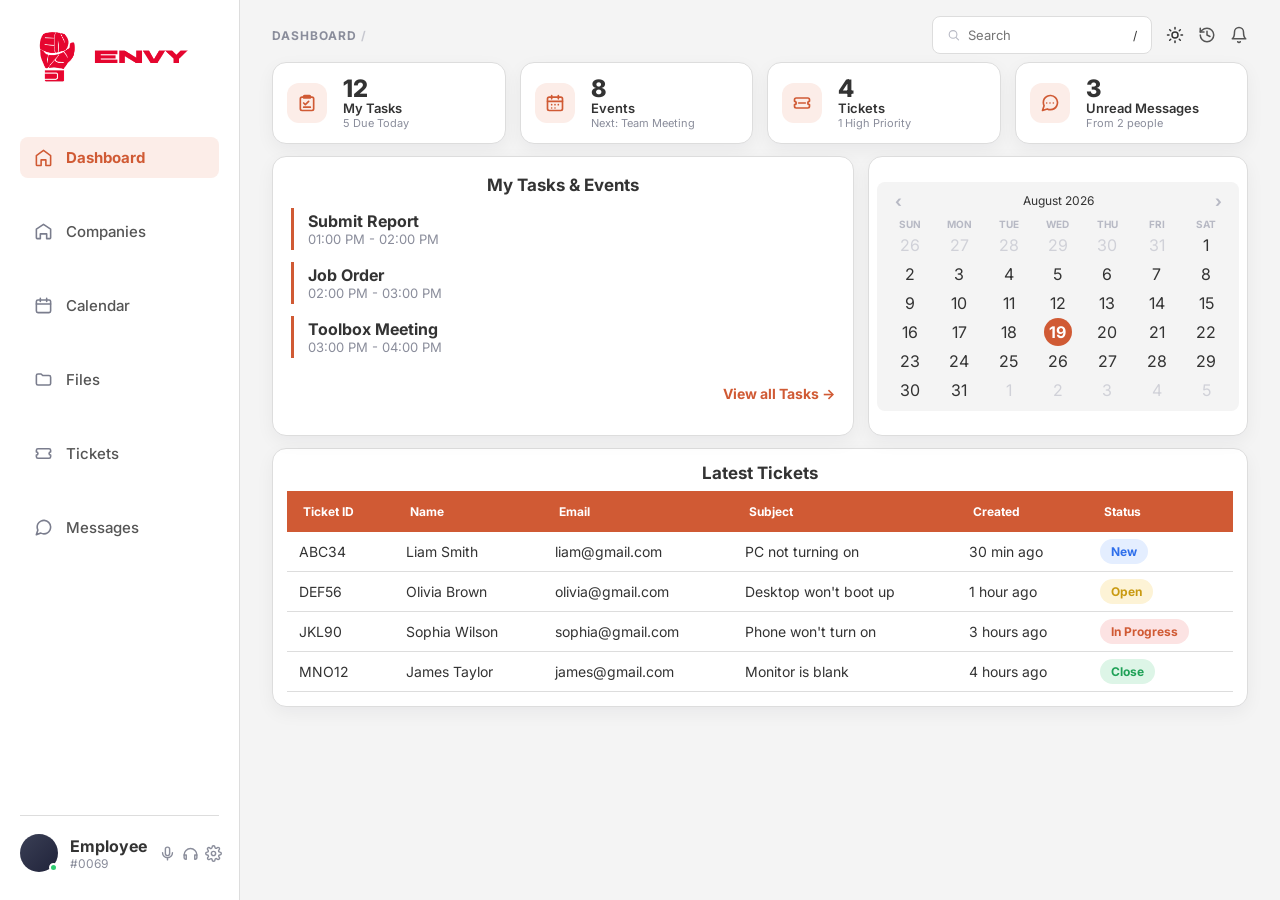
<file: HTML/Employee/index.html>
<!DOCTYPE html>
<html lang="en">
<head>
<meta charset="UTF-8">
<meta name="viewport" content="width=device-width, initial-scale=1.0">
<title>ENVY Dashboard</title>
<link rel="preconnect" href="https://fonts.googleapis.com">
<link rel="preconnect" href="https://fonts.gstatic.com" crossorigin>
<link href="https://fonts.googleapis.com/css2?family=Inter:wght@400;500;600;700;800;900&display=swap" rel="stylesheet">
<link rel="stylesheet" href="../../CSS/style.css">
</head>
<body>
<div class="app">

  <!-- SIDEBAR -->
  <aside class="sidebar" id="sidebar">
    <div class="logo">
      <img src="../../assets/Logo.png" alt="ENVY">
    </div>
    <nav id="nav">
      <a class="nav-item active" data-page="Dashboard">
        <svg viewBox="0 0 24 24" fill="none" stroke-width="2" stroke-linecap="round" stroke-linejoin="round"><path d="M3 9.5 12 3l9 6.5V21a1 1 0 0 1-1 1h-5v-7H9v7H4a1 1 0 0 1-1-1Z"/></svg>
        Dashboard
      </a>
      <a class="nav-item" data-page="Companies">
        <svg viewBox="0 0 24 24" fill="none" stroke-width="2" stroke-linecap="round" stroke-linejoin="round"><path d="M3 9 12 3l9 6v11a1 1 0 0 1-1 1h-4v-6H8v6H4a1 1 0 0 1-1-1Z"/></svg>
        Companies
      </a>
      <a class="nav-item" data-page="Calendar">
        <svg viewBox="0 0 24 24" fill="none" stroke-width="2" stroke-linecap="round" stroke-linejoin="round"><rect x="3" y="5" width="18" height="16" rx="2"/><path d="M3 10h18M8 3v4M16 3v4"/></svg>
        Calendar
      </a>
      <a class="nav-item" data-page="Files">
        <svg viewBox="0 0 24 24" fill="none" stroke-width="2" stroke-linecap="round" stroke-linejoin="round"><path d="M3 7a2 2 0 0 1 2-2h4l2 2h8a2 2 0 0 1 2 2v8a2 2 0 0 1-2 2H5a2 2 0 0 1-2-2Z"/></svg>
        Files
      </a>
      <a class="nav-item" data-page="Tickets">
        <svg viewBox="0 0 24 24" fill="none" stroke-width="2" stroke-linecap="round" stroke-linejoin="round"><path d="M3 8a2 2 0 0 1 2-2h14a2 2 0 0 1 2 2v2a2 2 0 0 0 0 4v2a2 2 0 0 1-2 2H5a2 2 0 0 1-2-2v-2a2 2 0 0 0 0-4Z"/></svg>
        Tickets
      </a>
      <a class="nav-item" data-page="Messages">
        <svg viewBox="0 0 24 24" fill="none" stroke-width="2" stroke-linecap="round" stroke-linejoin="round"><path d="M21 11.5a8.38 8.38 0 0 1-.9 3.8 8.5 8.5 0 0 1-7.6 4.7 8.38 8.38 0 0 1-3.8-.9L3 21l1.9-5.7a8.38 8.38 0 0 1-.9-3.8 8.5 8.5 0 0 1 4.7-7.6 8.38 8.38 0 0 1 3.8-.9h.5a8.48 8.48 0 0 1 8 8v.5Z"/></svg>
        Messages
      </a>
    </nav>
    <div class="user-card">
      <div class="avatar" id="myAvatar"><span class="status-dot"></span></div>
      <div class="user-meta">
        <div class="name">Employee</div>
        <div class="id">#0069</div>
      </div>
      <div class="user-icons">
        <svg viewBox="0 0 24 24" fill="none" stroke-width="2" stroke-linecap="round" stroke-linejoin="round"><path d="M12 15a3 3 0 0 0 3-3V6a3 3 0 0 0-6 0v6a3 3 0 0 0 3 3Z"/><path d="M19 11a7 7 0 0 1-14 0M12 18v3"/></svg>
        <svg viewBox="0 0 24 24" fill="none" stroke-width="2" stroke-linecap="round" stroke-linejoin="round"><path d="M3 14a9 9 0 0 1 18 0"/><path d="M21 14v4a2 2 0 0 1-2 2h-1v-6h3ZM3 14v4a2 2 0 0 0 2 2h1v-6H3Z"/></svg>
        <svg viewBox="0 0 24 24" fill="none" stroke-width="2" stroke-linecap="round" stroke-linejoin="round"><circle cx="12" cy="12" r="3"/><path d="M19.4 15a1.6 1.6 0 0 0 .3 1.8l.1.1a2 2 0 1 1-2.8 2.8l-.1-.1a1.6 1.6 0 0 0-1.8-.3 1.6 1.6 0 0 0-1 1.5V21a2 2 0 0 1-4 0v-.1a1.6 1.6 0 0 0-1-1.5 1.6 1.6 0 0 0-1.8.3l-.1.1a2 2 0 1 1-2.8-2.8l.1-.1a1.6 1.6 0 0 0 .3-1.8 1.6 1.6 0 0 0-1.5-1H3a2 2 0 0 1 0-4h.1a1.6 1.6 0 0 0 1.5-1 1.6 1.6 0 0 0-.3-1.8l-.1-.1a2 2 0 1 1 2.8-2.8l.1.1a1.6 1.6 0 0 0 1.8.3H9a1.6 1.6 0 0 0 1-1.5V3a2 2 0 0 1 4 0v.1a1.6 1.6 0 0 0 1 1.5 1.6 1.6 0 0 0 1.8-.3l.1-.1a2 2 0 1 1 2.8 2.8l-.1.1a1.6 1.6 0 0 0-.3 1.8V9a1.6 1.6 0 0 0 1.5 1H21a2 2 0 0 1 0 4h-.1a1.6 1.6 0 0 0-1.5 1Z"/></svg>
      </div>
    </div>
  </aside>

  <div class="sidebar-backdrop" id="sidebarBackdrop"></div>
  <div class="mobile-profile" aria-label="Current user">
    <div class="avatar"><span class="status-dot"></span></div>
    <div class="user-meta">
      <div class="name">Employee</div>
      <div class="id">#0069</div>
    </div>
    <div class="user-icons">
      <svg viewBox="0 0 24 24" fill="none" stroke="currentColor" stroke-width="2" stroke-linecap="round" stroke-linejoin="round"><path d="M12 15a3 3 0 0 0 3-3V6a3 3 0 0 0-6 0v6a3 3 0 0 0 3 3Z"/><path d="M19 11a7 7 0 0 1-14 0M12 18v3"/></svg>
      <svg viewBox="0 0 24 24" fill="none" stroke="currentColor" stroke-width="2" stroke-linecap="round" stroke-linejoin="round"><path d="M3 14a9 9 0 0 1 18 0"/><path d="M21 14v4a2 2 0 0 1-2 2h-1v-6h3ZM3 14v4a2 2 0 0 0 2 2h1v-6H3Z"/></svg>
      <svg viewBox="0 0 24 24" fill="none" stroke="currentColor" stroke-width="2" stroke-linecap="round" stroke-linejoin="round"><circle cx="12" cy="12" r="3"/><path d="M19.4 15a1.6 1.6 0 0 0 .3 1.8l.1.1a2 2 0 1 1-2.8 2.8l-.1-.1a1.6 1.6 0 0 0-1.8-.3 1.6 1.6 0 0 0-1 1.5V21a2 2 0 0 1-4 0v-.1a1.6 1.6 0 0 0-1-1.5 1.6 1.6 0 0 0-1.8.3l-.1.1a2 2 0 1 1-2.8-2.8l.1-.1a1.6 1.6 0 0 0 .3-1.8 1.6 1.6 0 0 0-1.5-1H3a2 2 0 0 1 0-4h.1a1.6 1.6 0 0 0 1.5-1 1.6 1.6 0 0 0-.3-1.8l-.1-.1a2 2 0 1 1 2.8-2.8l.1.1a1.6 1.6 0 0 0 1.8.3H9a1.6 1.6 0 0 0 1-1.5V3a2 2 0 0 1 4 0v.1a1.6 1.6 0 0 0 1 1.5 1.6 1.6 0 0 0 1.8-.3l.1-.1a2 2 0 1 1 2.8 2.8l-.1.1a1.6 1.6 0 0 0-.3 1.8V9a1.6 1.6 0 0 0 1.5 1H21a2 2 0 0 1 0 4h-.1a1.6 1.6 0 0 0-1.5 1Z"/></svg>
    </div>
  </div>

  <!-- MAIN -->
  <main>
    <div class="topbar">
      <button class="mobile-menu-toggle" id="mobileMenuToggle" aria-label="Open navigation" aria-controls="sidebar" aria-expanded="false">
        <svg viewBox="0 0 24 24" fill="none" stroke="currentColor" stroke-width="2" stroke-linecap="round"><path d="M4 6h16M4 12h16M4 18h16"/></svg>
      </button>
      <div class="breadcrumb" id="breadcrumb">DASHBOARD <span class="sep">/</span></div>
      <div class="top-actions">
        <div class="search">
          <svg viewBox="0 0 24 24" fill="none" stroke-width="2" stroke-linecap="round" stroke-linejoin="round"><circle cx="11" cy="11" r="7"/><path d="m21 21-4.3-4.3"/></svg>
          <input type="text" placeholder="Search" id="searchInput">
          <span class="kbd">/</span>
        </div>
        <button class="icon-btn theme-toggle" id="themeToggle" type="button" aria-label="Enable dark mode" title="Enable dark mode">
          <svg class="theme-sun" viewBox="0 0 24 24" fill="none" stroke="currentColor" stroke-width="2" stroke-linecap="round" stroke-linejoin="round"><circle cx="12" cy="12" r="4"/><path d="M12 2v2M12 20v2M4.9 4.9l1.4 1.4M17.7 17.7l1.4 1.4M2 12h2M20 12h2M4.9 19.1l1.4-1.4M17.7 6.3l1.4-1.4"/></svg>
          <svg class="theme-moon" hidden viewBox="0 0 24 24" fill="none" stroke="currentColor" stroke-width="2" stroke-linecap="round" stroke-linejoin="round"><path d="M21 12.8A8.5 8.5 0 1 1 11.2 3 6.5 6.5 0 0 0 21 12.8Z"/></svg>
        </button>
        <svg class="icon-btn" viewBox="0 0 24 24" fill="none" stroke-width="2" stroke-linecap="round" stroke-linejoin="round"><path d="M3 12a9 9 0 1 0 9-9 9.75 9.75 0 0 0-6.74 2.74L3 8"/><path d="M3 3v5h5M12 7v5l4 2"/></svg>
        <svg class="icon-btn" viewBox="0 0 24 24" fill="none" stroke-width="2" stroke-linecap="round" stroke-linejoin="round"><path d="M6 8a6 6 0 0 1 12 0c0 7 3 9 3 9H3s3-2 3-9"/><path d="M13.7 21a2 2 0 0 1-3.4 0"/></svg>
      </div>
    </div>

    <!-- DASHBOARD PAGE -->
    <div id="page-dashboard" class="page">
      <!-- STAT CARDS -->
      <div class="stats" id="statsRow"></div>

      <!-- TASKS + CALENDAR -->
      <div class="content-row">
        <div class="panel">
          <h2>My Tasks &amp; Events</h2>
          <div id="taskList"></div>
          <a class="view-all" href="#">View all Tasks →</a>
        </div>
        <div class="calendar-panel">
          <div class="cal-inner">
            <div class="cal-header">
              <button id="prevMonthMini">&#8249;</button>
              <span class="month" id="calMonthLabelMini">August 2026</span>
              <button id="nextMonthMini">&#8250;</button>
            </div>
            <div class="cal-grid" id="calGridMini"></div>
          </div>
        </div>
      </div>

      <!-- TICKETS -->
      <div class="panel tickets-panel">
        <h2>Latest Tickets</h2>
        <table>
          <thead>
            <tr><th>Ticket ID</th><th>Name</th><th>Email</th><th>Subject</th><th>Created</th><th>Status</th></tr>
          </thead>
          <tbody id="ticketBody"></tbody>
        </table>
      </div>
    </div>

    <!-- COMPANIES PAGE -->
    <div id="page-companies" class="page" style="display:none;">
      <div class="companies-grid" id="companiesGrid"></div>
    </div>

    <!-- COMPANY DETAIL PAGE (Discord-style channels) -->
    <div id="page-company-detail" class="page" style="display:none;">
      <div class="company-detail-shell">
        <div class="company-channel-sidebar">
          <div class="company-banner-card" id="companyBannerCard">
            <div class="company-banner-icon" id="companyBannerIcon"></div>
            <div class="company-banner-title" id="companyBannerTitle">CONSTRUCTION</div>
            <div class="company-banner-sub" id="companyBannerSub">COMPANY SLOGAN</div>
          </div>
          <div class="channel-browse">
            <svg viewBox="0 0 24 24" fill="none" stroke="currentColor" stroke-width="2" stroke-linecap="round" stroke-linejoin="round"><rect x="4" y="4" width="7" height="7" rx="1.5"/><rect x="13" y="4" width="7" height="7" rx="1.5"/><rect x="4" y="13" width="7" height="7" rx="1.5"/><rect x="13" y="13" width="7" height="7" rx="1.5"/></svg>
            Browse Channels
          </div>
          <div class="channel-groups" id="channelGroups"></div>
        </div>

        <div class="company-channel-main">
          <div class="channel-header">
            <div class="channel-header-hash">#</div>
            <h2>Welcome to #<span class="channel-name-slot">departments</span>!</h2>
            <p>This is the start of the #<span class="channel-name-slot">departments</span> channel. This is where your team can find shared resources, updates, and conversations organized by topic.</p>
          </div>
          <div class="channel-messages" id="channelMessages"></div>
          <div class="channel-input-row">
            <span>You do not have permission to send messages in this channel.</span>
          </div>
        </div>
      </div>
    </div>

    <!-- CALENDAR PAGE -->
    <div id="page-calendar" class="page" style="display:none;">
      <h1 class="cal-page-title" id="calPageTitle">August, 2026</h1>
      <div class="cal-legend">
        <div class="cal-legend-item"><span class="cal-legend-swatch regular"></span>Regular Holiday</div>
        <div class="cal-legend-item"><span class="cal-legend-swatch special"></span>Special (Non-Working) Day</div>
      </div>
      <table class="cal-full-table">
        <thead>
          <tr id="calFullDow"></tr>
        </thead>
        <tbody id="calFullBody"></tbody>
      </table>
      <div class="cal-nav-arrows">
        <button id="prevMonthFull" class="cal-arrow-btn" aria-label="Previous month">
          <svg viewBox="0 0 24 24" fill="none" stroke-width="2" stroke-linecap="round" stroke-linejoin="round"><circle cx="12" cy="12" r="10"/><path d="m13 8-4 4 4 4"/></svg>
        </button>
        <button id="nextMonthFull" class="cal-arrow-btn" aria-label="Next month">
          <svg viewBox="0 0 24 24" fill="none" stroke-width="2" stroke-linecap="round" stroke-linejoin="round"><circle cx="12" cy="12" r="10"/><path d="m11 8 4 4-4 4"/></svg>
        </button>
      </div>
    </div>

    <!-- FILES PAGE -->
    <div id="page-files" class="page" style="display:none;">
      <h1 class="files-page-title">PRIVATE FILES</h1>

      <div class="storage-banner">
        <div class="storage-bar-track"><div class="storage-bar-fill" id="storageBarFill"></div></div>
        <span class="storage-text" id="storageText">You have currently used 25.6 MB of your 100 MB limit.</span>
      </div>

      <div class="files-actions">
        <button class="files-action-btn" title="New File">
          <svg viewBox="0 0 24 24" fill="none" stroke="currentColor" stroke-width="2" stroke-linecap="round" stroke-linejoin="round"><path d="M14 2H6a2 2 0 0 0-2 2v16a2 2 0 0 0 2 2h12a2 2 0 0 0 2-2V8Z"/><path d="M14 2v6h6"/><path d="M12 12v6M9 15h6"/></svg>
        </button>
        <button class="files-action-btn" title="New Folder">
          <svg viewBox="0 0 24 24" fill="none" stroke="currentColor" stroke-width="2" stroke-linecap="round" stroke-linejoin="round"><path d="M3 7a2 2 0 0 1 2-2h4l2 2h8a2 2 0 0 1 2 2v8a2 2 0 0 1-2 2H5a2 2 0 0 1-2-2Z"/><path d="M12 11v4M10 13h4"/></svg>
        </button>
        <button class="files-action-btn" title="Upload / Download">
          <svg viewBox="0 0 24 24" fill="none" stroke="currentColor" stroke-width="2" stroke-linecap="round" stroke-linejoin="round"><path d="M12 3v12M7 10l5 5 5-5"/><path d="M3 19h18"/></svg>
        </button>
      </div>

      <div class="files-list-wrap">
        <div class="files-list" id="filesList"></div>
      </div>

      <div class="files-buttons">
        <button class="btn-save">SAVE CHANGES</button>
        <button class="btn-cancel">CANCEL</button>
      </div>
    </div>

    <!-- TICKETS PAGE -->
    <div id="page-tickets" class="page" style="display:none;">
      <div class="tickets-header-bar">
        <span class="tickets-header-title">TICKETS</span>
        <button class="create-ticket-btn">Create A Ticket</button>
      </div>

      <table class="tickets-full-table">
        <thead>
          <tr>
            <th>Code</th>
            <th>Company</th>
            <th>Start Date</th>
            <th>Status</th>
            <th>Days Left</th>
            <th>Issue</th>
            <th></th>
          </tr>
        </thead>
        <tbody id="ticketsFullBody"></tbody>
      </table>
    </div>

    <!-- MESSAGES PAGE -->
    <div id="page-messages" class="page" style="display:none;">
      <div class="msg-shell">
        <!-- Conversation list -->
        <div class="msg-sidebar">
          <input type="text" class="msg-find-input" placeholder="Find or start a conversation">

          <div class="msg-nav-item active" data-msg-nav="friends">
            <svg viewBox="0 0 24 24" fill="none" stroke="currentColor" stroke-width="2" stroke-linecap="round" stroke-linejoin="round"><path d="M17 21v-2a4 4 0 0 0-4-4H5a4 4 0 0 0-4 4v2"/><circle cx="9" cy="7" r="4"/><path d="m16 11 2 2 4-4"/></svg>
            Friends
          </div>
          <div class="msg-nav-item" data-msg-nav="create-message">
            <svg viewBox="0 0 24 24" fill="none" stroke="currentColor" stroke-width="2" stroke-linecap="round" stroke-linejoin="round"><path d="M17 3a2.85 2.83 0 1 1 4 4L7.5 20.5 2 22l1.5-5.5Z"/></svg>
            Create a Message
          </div>
          <div class="msg-nav-item" data-msg-nav="create-group">
            <svg viewBox="0 0 24 24" fill="none" stroke="currentColor" stroke-width="2" stroke-linecap="round" stroke-linejoin="round"><path d="M17 21v-2a4 4 0 0 0-4-4H5a4 4 0 0 0-4 4v2"/><circle cx="9" cy="7" r="4"/><path d="M19 8v6M22 11h-6"/></svg>
            Create a Group chat
          </div>

          <div class="msg-dm-header">
            <span>DIRECT MESSAGES</span>
          </div>

          <div class="msg-dm-list" id="msgDmList"></div>
        </div>

        <!-- Conversation panel -->
        <div class="msg-panel">
          <div class="msg-panel-topbar">
            <div class="msg-panel-title">
              <span class="msg-at">@</span>
              <span id="msgActiveName">Employee</span>
              <span class="msg-online-dot"></span>
            </div>
            <div class="msg-panel-actions">
              <svg viewBox="0 0 24 24" fill="none" stroke="currentColor" stroke-width="2" stroke-linecap="round" stroke-linejoin="round"><path d="M22 16.92v3a2 2 0 0 1-2.18 2 19.79 19.79 0 0 1-8.63-3.07 19.5 19.5 0 0 1-6-6 19.79 19.79 0 0 1-3.07-8.67A2 2 0 0 1 4.11 2h3a2 2 0 0 1 2 1.72c.127.96.361 1.903.7 2.81a2 2 0 0 1-.45 2.11L8.09 9.91a16 16 0 0 0 6 6l1.27-1.27a2 2 0 0 1 2.11-.45c.907.339 1.85.573 2.81.7A2 2 0 0 1 22 16.92z"/></svg>
              <svg viewBox="0 0 24 24" fill="none" stroke="currentColor" stroke-width="2" stroke-linecap="round" stroke-linejoin="round"><path d="m23 7-7 5 7 5V7Z"/><rect x="1" y="5" width="15" height="14" rx="2"/></svg>
              <svg viewBox="0 0 24 24" fill="none" stroke="currentColor" stroke-width="2" stroke-linecap="round" stroke-linejoin="round"><path d="M12 2 9.5 7 4 8l4 4-1 6 5-3 5 3-1-6 4-4-5.5-1Z"/></svg>
              <svg viewBox="0 0 24 24" fill="none" stroke="currentColor" stroke-width="2" stroke-linecap="round" stroke-linejoin="round"><path d="M16 21v-2a4 4 0 0 0-4-4H6a4 4 0 0 0-4 4v2"/><circle cx="9" cy="7" r="4"/><path d="M19 8v6M22 11h-6"/></svg>
              <div class="msg-panel-search">
                <input type="text" placeholder="Search">
                <svg viewBox="0 0 24 24" fill="none" stroke="currentColor" stroke-width="2" stroke-linecap="round" stroke-linejoin="round"><circle cx="11" cy="11" r="7"/><path d="m21 21-4.3-4.3"/></svg>
              </div>
            </div>
          </div>

          <div class="msg-panel-body">
            <div class="msg-intro">
              <div class="msg-intro-avatar" id="msgIntroAvatar"></div>
              <div class="msg-intro-name" id="msgIntroName">Employee</div>
              <div class="msg-intro-sub">This is the beginning of your direct message history with <strong id="msgIntroSubName">@Employee</strong>.</div>
              <div class="msg-intro-row">
                <div class="msg-mutual-avatars">
                  <span class="mutual-dot" style="background:#7C6FE0;"></span>
                  <span class="mutual-dot" style="background:#2ECC71;"></span>
                  <span class="mutual-dot" style="background:#F2994A;"></span>
                </div>
                <span class="msg-mutual-text">5 Mutual Servers</span>
                <span class="msg-dot-sep">•</span>
                <button class="msg-add-friend-btn">Add Friend</button>
                <button class="msg-block-btn">Block</button>
              </div>
            </div>
          </div>

          <div class="msg-panel-input-row">
            <button class="msg-plus-btn" aria-label="Add attachment">+</button>
            <input type="text" class="msg-input" id="msgInputBox" placeholder="Message @Lemon">
            <div class="msg-input-actions">
              <span class="msg-gif-btn">GIF</span>
              <svg viewBox="0 0 24 24" fill="none" stroke="currentColor" stroke-width="2" stroke-linecap="round" stroke-linejoin="round"><path d="M9 2h6l1 3h3a1 1 0 0 1 1 1v14a1 1 0 0 1-1 1H5a1 1 0 0 1-1-1V6a1 1 0 0 1 1-1h3Z"/></svg>
              <svg viewBox="0 0 24 24" fill="none" stroke="currentColor" stroke-width="2" stroke-linecap="round" stroke-linejoin="round"><circle cx="12" cy="12" r="10"/><path d="M8 14s1.5 2 4 2 4-2 4-2M9 9h.01M15 9h.01"/></svg>
            </div>
          </div>
        </div>
      </div>
    </div>
  </main>

  <!-- RIGHT USERS PANEL -->
  <aside class="users-panel" id="usersPanel"></aside>

  <div class="task-modal-backdrop" id="taskModalBackdrop"></div>
  <section class="task-modal" id="taskModal" role="dialog" aria-modal="true" aria-labelledby="taskModalTitle" hidden>
    <div class="task-modal-header">
      <div>
        <span class="task-modal-eyebrow">WORK SCHEDULE</span>
        <h2 id="taskModalTitle">All Tasks</h2>
      </div>
      <button class="task-modal-close" id="taskModalClose" type="button" aria-label="Close tasks">&times;</button>
    </div>
    <div class="task-modal-list" id="taskModalList"></div>
    <div class="task-modal-footer">
      <span class="task-page-label" id="taskPageLabel"></span>
      <div class="task-pagination">
        <button id="taskPrevPage" type="button">Previous</button>
        <button id="taskNextPage" type="button">Next</button>
      </div>
    </div>
  </section>

</div>

<script src="../../JS/script.js"></script>
</body>
</html>
</file>
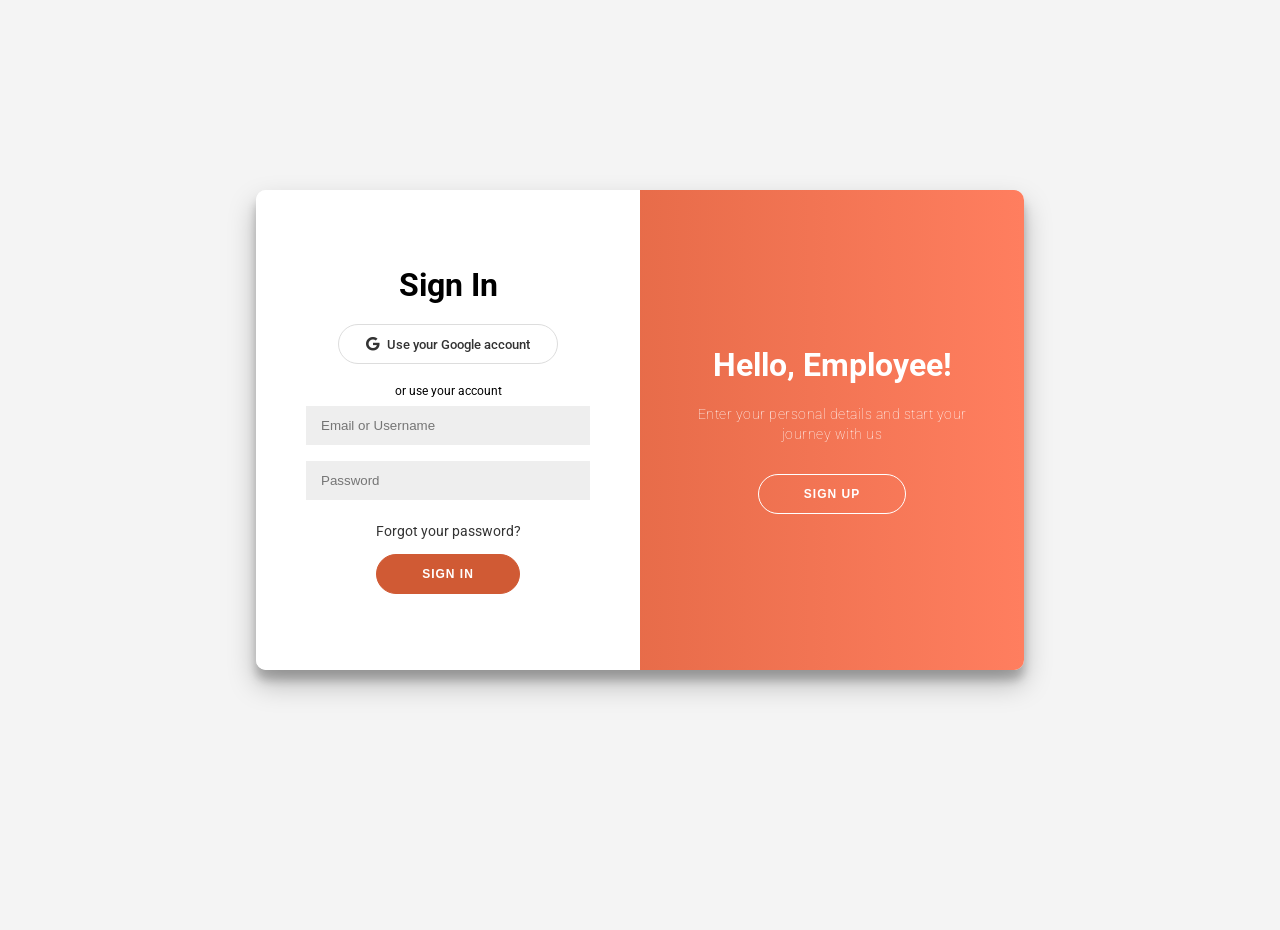
<file: HTML/login.html>
<!DOCTYPE html>
<html lang="en">
<head>
    <meta charset="UTF-8">
    <meta name="viewport" content="width=device-width, initial-scale=1.0">
    <title>SIGN UP/IN FORM | ENVY</title>
    <link rel="stylesheet" href="../CSS/style.css">
    <!-- font awesome -->
    <link rel="stylesheet" href="https://cdnjs.cloudflare.com/ajax/libs/font-awesome/5.15.3/css/all.min.css">
</head>
<body>
    <div class="container" id="container">
        <!-- Sign-up form panel -->
        <div class="form-container sign-up-container">
            <form action="#" id="signUpForm">
                <h1>Create Account</h1>
                <div class="social-container">
                    <a href="https://accounts.google.com/" class="social" target="_blank" rel="noopener noreferrer" aria-label="Continue with Google">
                        <i class="fab fa-google"></i>
                        <span>Use your Google account</span>
                    </a>
                </div>
                <span>or use email for registration</span>
                <input type="text" placeholder="Name" />
                <input type="text" placeholder="Username" />
                <input type="email" placeholder="Email" />
                <input type="password" placeholder="Password" />
                <button>Sign Up</button>
            </form>
        </div>

        <!-- Sign-in form panel -->
        <div class="form-container sign-in-container">
            <form action="#" id="signInForm">
                <h1>Sign In</h1>
                <div class="social-container">
                    <a href="https://accounts.google.com/" class="social" target="_blank" rel="noopener noreferrer" aria-label="Continue with Google">
                        <i class="fab fa-google"></i>
                        <span>Use your Google account</span>
                    </a>
                </div>
                <span>or use your account</span>
                <input type="text" placeholder="Email or Username" />
                <input type="password" placeholder="Password" />
                <a href="#">Forgot your password?</a>
                <button>Sign In</button>
            </form>
        </div>

        <!-- Sliding welcome panel for switching forms -->
        <div class="overlay-container">
            <div class="overlay">
                <div class="overlay-panel overlay-left">
                    <h1>Welcome Back!</h1>
                    <p>To keep connected with us please login with your personal info</p>
                    <button class="ghost" id="signIn">Sign In</button>
                </div>
                <div class="overlay-panel overlay-right">
                    <h1>Hello, Employee!</h1>
                    <p>Enter your personal details and start your journey with us</p>
                    <button class="ghost" id="signUp">Sign Up</button>
                </div>
            </div>
        </div>
    </div>

    <!-- Shared page JavaScript -->
    <script src="../JS/script.js"></script>
</body>
</html>
</file>
<file: CSS/style.css>
@import url('https://fonts.googleapis.com/css2?family=Roboto:wght@400;700&display=swap');

/* Shared colors, spacing, and component values */
:root{
    --red:#D05A34;
    --red-dark:#B84725;
    --red-light:#FCEDE8;
    --navy:#333333;
    --navy-soft:#555555;
    --bg-panel:#EEEEEE;
    --bg-page:#F4F4F4;
    --white:#FFFFFF;
    --text-muted:#8A8D9B;
    --border:#DDDDDD;
    --radius:16px;
    --shadow:0 6px 18px rgba(20,20,40,0.05);
}

/* Login page base styles */
*{
    box-sizing: border-box;
}

body{
    background-color: #f4f4f4;
    display: flex;
    justify-content: center;
    align-items: center;
    flex-direction: column;
    font-family: 'Roboto', sans-serif;
    height: 100vh;
    margin: -20px 0 50px;
    overflow: hidden;

}

h1{
    font-weight: bold;
    margin: 0;
}

h2{
    text-align: center;
}

p{
    font-size: 14px;
    font-weight: 100;
    line-height: 20px;
    letter-spacing: 0.5px;
    margin: 20px 0 30px;
}

span{
    font-size: 12px;
}

a{
    color: #333;
    font-size: 14px;
    text-decoration: none;
    margin: 15px 0;
}

button {
    border-radius: 20px;
    border: 1px solid #D05A34;
    background-color: #D05A34;
    color: #fff;
    font-size: 12px;
    font-weight: bold;
    padding: 12px 45px;
    letter-spacing: 1px;
    text-transform: uppercase;
    transition: transform 80ms ease-in;

}
button:active{
    transform: scale(0.95);
}

button:focus{
    outline: none;
}

button.ghost{
    background-color: transparent;
    border-color: #fff;
}

form{
    background-color: #fff;
    display: flex;
    align-items: center;
    justify-content: center;
    flex-direction: column;
    padding: 0 50px;
    height: 100%;
    text-align: center;
}

input{
    background-color: #eee;
    border: none;
    padding: 12px 15px;
    margin: 8px 0;
    width: 100%;
}

/* Login form layout and sliding transition */
.container{
    background-color: #fff;
    border-radius: 10px;
    box-shadow: 0 14px 28px rgba(0,0,0,0.25), 
                0 10px 10px rgba(0,0,0,0.22);
    position: relative;
    overflow: hidden;
    width: 768px;
    max-width: 100%;
    min-height: 480px;
}

.form-container{
    position: absolute;
    top: 0;
    height: 100%;
    width: 50%;
    transition: all 0.6s ease-in-out;
}

.sign-in-container{
    left: 0;
    z-index: 2;
}

.container.right-panel-active .sign-in-container{
    transform: translateX(100%);
}

.sign-up-container{
    left: 0;
    width: 50%;
    opacity: 0;
    z-index: 1;
}

.container.right-panel-active .sign-up-container{
    transform: translateX(100%);
    opacity: 1;
    z-index: 5;
    animation: show 0.6s;
}

@keyframes show{
    0%, 49.99%{
        opacity: 0;
        z-index: 1;
    }
    50%, 100%{
        opacity: 1;
        z-index: 5;
    }
}

.overlay-container{
    position: absolute;
    top: 0;
    left: 50%;
    width: 50%;
    height: 100%;
    overflow: hidden;
    transition: transform 0.6s ease-in-out;
    z-index: 100;
}

.container.right-panel-active .overlay-container{
    transform: translateX(-100%);
}

.overlay{
    background: #D05A34;
    background: -webkit-linear-gradient(to right, #D05A34, #FF7E5F);
    background: linear-gradient(to right, #D05A34, #FF7E5F);
    background-repeat: no-repeat;
    background-size: cover;
    background-position: 0 0;
    color: #fff;
    position: relative;
    left: -100%;
    height: 100%;
    width: 200%;
    transition: transform 0.6s ease-in-out;
     transform: translateX(0);
}

.container.right-panel-active .overlay{
    transform: translateX(50%);
}

.overlay-panel{
    position: absolute;
    display: flex;
    align-items: center;
    justify-content: center;
    flex-direction: column;
    padding: 0 40px;
    text-align: center;
    top: 0;
    height: 100%;
    width: 50%;
    transform: translateX(0);
    transition: transform 0.6s ease-in-out;
}

.overlay-left{
    left: 0;
    transform: translateX(-20%);
}

.overlay-right{
    right: 0;
}

.container.right-panel-active .overlay-left{
    transform: translateX(0);
}

.container.right-panel-active .overlay-right{
    transform: translateX(20%);
}

.social-container{
    margin: 20px 0;
}

.social-container a{
    border: 1px solid #DDDDDD;
    border-radius: 20px;
    display: inline-flex;
    justify-content: center;
    align-items: center;
    gap: 8px;
    margin: 0 5px;
    padding: 0 18px;
    height: 40px;
    min-width: 220px;
    color: #333;
    font-weight: 500;
}

.social-container a span {
    font-size: 13px;
    margin: 0;
}

/* Employee dashboard */
.app{display:grid;grid-template-columns:260px minmax(0,1fr) 300px;min-height:100vh;background:var(--bg-page);color:var(--navy);font-family:'Inter','Roboto',sans-serif}
body:has(.app){display:block;height:auto;margin:0;overflow:auto}
.app main{padding:28px 36px 40px;overflow-x:hidden}.app button,.app input{font-family:inherit}.sidebar,.users-panel{background:var(--white)}
.sidebar{position:sticky;top:0;height:100vh;padding:28px 20px;display:flex;flex-direction:column;align-self:start;border-right:1px solid var(--border);overflow-y:auto}.logo{display:flex;align-items:center;padding:0 8px;margin-bottom:36px}.logo img{display:block;width:min(100%,190px);height:auto;max-height:58px;object-fit:contain;object-position:left center}
#nav{display:flex;flex-direction:column;gap:3px;flex:1}.app .nav-item{display:flex;align-items:center;gap:13px;padding:11px 14px;border-radius:8px;color:var(--navy-soft);font-size:15px;font-weight:500;cursor:pointer;text-decoration:none}.app .nav-item:hover{background:#F5F5F7}.app .nav-item svg{width:19px;height:19px;stroke:#7A7D8D}.app .nav-item.active{background:var(--red-light);color:var(--red);font-weight:700}.app .nav-item.active svg{stroke:var(--red)}
.user-card{display:flex;align-items:center;gap:12px;flex-shrink:0;padding-top:18px;border-top:1px solid var(--border);margin-top:16px}.app .avatar{width:38px;height:38px;border-radius:50%;background:linear-gradient(135deg,#3a3f55,#20233a);position:relative;flex-shrink:0}.app .status-dot{width:9px;height:9px;border-radius:50%;background:#2ECC71;position:absolute;bottom:0;right:0;border:2px solid var(--white)}.user-meta{flex:1}.user-meta .name{font-weight:700}.user-meta .id{font-size:12px;color:var(--text-muted)}.user-icons{display:flex;gap:6px;color:var(--text-muted)}.user-icons svg{width:17px;height:17px;stroke:currentColor}
.topbar{display:flex;align-items:center;justify-content:space-between;margin-bottom:28px}.breadcrumb{font-size:12px;font-weight:700;letter-spacing:1px;color:var(--text-muted)}.breadcrumb .sep{color:#C7C8D0}.top-actions{display:flex;align-items:center;gap:14px}.search{display:flex;align-items:center;gap:8px;background:var(--white);border:1px solid var(--border);border-radius:8px;padding:9px 14px;width:220px}.search input{border:0;outline:0;width:100%;background:transparent;color:var(--navy)}.search svg{width:16px;height:16px;stroke:#B7B9C4}.icon-btn{width:18px;height:18px;padding:9px;box-sizing:content-box;stroke:var(--navy-soft)}
.stats{display:grid;grid-template-columns:repeat(4,1fr);gap:18px;margin-bottom:24px}.stat-card,.panel,.calendar-panel{background:var(--white);border:1px solid var(--border);border-radius:14px;box-shadow:var(--shadow)}.stat-card{padding:20px;display:flex;align-items:center;gap:16px}.stat-icon{width:46px;height:46px;border-radius:12px;background:var(--red-light);display:flex;align-items:center;justify-content:center}.stat-icon svg{width:20px;height:20px;stroke:var(--red)}.stat-value{font-size:24px;font-weight:800}.stat-label{font-weight:600}.stat-sub{font-size:12px;color:var(--text-muted)}
.content-row{display:grid;grid-template-columns:minmax(0,1fr) 380px;gap:18px;margin-bottom:18px}.panel{padding:24px}.panel h2{margin:0 0 18px;font-size:17px}.task-item{border-left:3px solid var(--red);padding:3px 0 3px 14px;margin-bottom:18px}.task-title{font-weight:700}.task-time{font-size:13px;color:var(--text-muted)}.view-all{float:right;color:var(--red);font-weight:700;text-decoration:none}.calendar-panel{padding:22px;display:flex;align-items:center;justify-content:center}.cal-inner{width:100%;background:var(--bg-page);border-radius:8px;padding:16px 18px 20px}.cal-header{display:flex;align-items:center;justify-content:space-between;margin-bottom:14px}.cal-header button{border:0;background:transparent;color:#B7B9C4;font-size:16px;cursor:pointer}.cal-grid{display:grid;grid-template-columns:repeat(7,1fr);row-gap:8px;text-align:center}.cal-grid .dow{font-size:10px;font-weight:700;color:#B7B9C4}.cal-grid .day{padding:7px 0;border-radius:50%}.cal-grid .day.muted{color:#D0D1D8}.cal-grid .day.today{background:var(--red);color:var(--white);font-weight:700}
.tickets-panel{grid-column:1/-1}.app table{width:100%;border-collapse:separate;border-spacing:0}.app thead th{background:var(--red);color:var(--white);text-align:left;padding:13px 16px;font-size:12px}.app tbody td{padding:14px 16px;border-bottom:1px solid var(--border);font-size:14px}.status-pill{display:inline-flex;padding:5px 11px;border-radius:20px;font-size:12px;font-weight:700}.status-new{background:#E4EEFF;color:#2F6FEB}.status-open{background:#FDF3D6;color:#C99A11}.status-progress{background:#FCE3E3;color:var(--red)}.status-close{background:#DDF5E7;color:#1FA157}.users-panel{padding:28px 22px;border-left:1px solid var(--border)}.users-group{margin-bottom:26px}.users-group h3{font-size:12px;color:#B7B9C4;margin:0 0 14px}.user-row{display:flex;align-items:center;gap:12px;padding:7px 8px}.user-row .avatar{width:34px;height:34px}.user-row span{font-size:14px;font-weight:600}.user-row .status-dot.busy{background:#F2994A}.user-row .status-dot.off{background:#C7C8D0}
.cal-page-title,.files-page-title{color:var(--navy);font-weight:800}.cal-page-title{text-align:center}.cal-legend{display:flex;justify-content:center;gap:24px;margin-bottom:20px}.cal-legend-item{display:flex;align-items:center;gap:8px;font-size:13px}.cal-legend-swatch{width:12px;height:12px;border-radius:4px}.cal-legend-swatch.regular,.cal-cell.holiday-regular{background:#F97066}.cal-legend-swatch.special,.cal-cell.holiday-special{background:#FDBA74}.cal-full-table{width:100%;background:var(--white);table-layout:fixed;border:1px solid var(--border)}.cal-cell{height:112px;vertical-align:top;padding:10px 12px;border:1px solid var(--border)}.cal-cell.muted{background:#FAFAFB;color:#C7C8D0}.cal-cell-date{font-weight:600}.cal-cell-today{display:inline-flex;align-items:center;justify-content:center;width:26px;height:26px;border-radius:50%;background:var(--navy);color:var(--white)}.cal-cell-event{margin-top:6px;font-size:12px;font-weight:700}.cal-nav-arrows{display:flex;justify-content:center;gap:20px;margin-top:22px}.cal-arrow-btn{width:38px;height:38px;border:0;border-radius:50%;background:var(--white);color:var(--red);cursor:pointer}
.files-page-title{font-size:30px}.storage-banner,.file-row,.tickets-header-bar{background:var(--white);border:1px solid var(--border);border-radius:14px}.storage-banner{display:flex;align-items:center;max-width:780px;margin-bottom:22px;overflow:hidden}.storage-bar-track{width:110px;height:64px;background:var(--red)}.storage-text{padding:0 22px;font-weight:600}.files-actions,.files-buttons{display:flex;gap:12px;margin-bottom:22px}.files-action-btn{width:50px;height:50px;border:0;border-radius:8px;background:var(--red);color:var(--white)}.files-action-btn svg{width:21px;height:21px}.files-list-wrap{background:var(--bg-panel);border-radius:18px;padding:12px;margin-bottom:22px}.files-list{display:flex;flex-direction:column;gap:10px}.file-row{display:flex;align-items:center;gap:16px;padding:14px 18px}.file-icon{width:38px;height:38px;border-radius:9px;display:flex;align-items:center;justify-content:center;font-size:10px;font-weight:800}.file-meta{flex:1}.file-name{font-weight:700}.file-sub{font-size:12px;color:var(--text-muted)}.file-menu-btn{border:0;background:transparent;color:#B7B9C4}.file-menu-btn svg{width:19px;height:19px}.btn-save,.btn-cancel,.create-ticket-btn{border:0;border-radius:8px;background:var(--red);color:var(--white);padding:13px 26px;font-weight:700}
.tickets-header-bar{display:flex;justify-content:space-between;align-items:center;max-width:520px;padding:16px 20px;margin-bottom:24px}.tickets-header-title{font-size:18px;font-weight:800}.tickets-full-table{border-spacing:0 10px}.tickets-full-table thead th{background:transparent;color:var(--red)}.tickets-full-table tbody tr{background:var(--white)}.status-dot-cell{display:inline-block;width:20px;height:20px;border-radius:50%}.status-green{background:#2ECC71}.status-orange{background:#F2994A}.status-red{background:#EB4B4B}.ticket-edit-btn{width:32px;height:32px;border:0;border-radius:50%;background:var(--navy);color:var(--white)}
.msg-shell,.company-detail-shell{display:grid;min-height:0;height:calc(100vh - 160px);background:var(--white);border:1px solid var(--border);border-radius:18px;overflow:hidden}.msg-shell{grid-template-columns:280px 1fr}.msg-sidebar,.company-channel-sidebar{min-height:0;background:var(--bg-page);padding:18px 14px;border-right:1px solid var(--border);overflow-y:auto}.msg-find-input{width:100%;padding:10px 14px;border:1px solid var(--border);border-radius:8px}.msg-nav-item,.msg-dm-row{display:flex;align-items:center;gap:10px;padding:10px;border-radius:8px;cursor:pointer}.msg-nav-item.active,.msg-dm-row.active{background:var(--white);color:var(--red)}.msg-dm-header{display:flex;justify-content:space-between;margin:20px 6px 10px;font-size:11px;color:#A5A7B3}.msg-dm-list{display:flex;flex-direction:column;gap:2px}.msg-dm-avatar{width:38px;height:38px;border-radius:50%;position:relative}.msg-dm-name{font-weight:700}.msg-dm-sub{font-size:12px;color:var(--text-muted)}.msg-panel,.company-channel-main{display:flex;flex-direction:column;min-width:0;min-height:0;background:var(--bg-page)}.msg-panel-topbar{display:flex;justify-content:space-between;padding:15px 22px;background:var(--white);border-bottom:1px solid var(--border)}.msg-panel-body,.channel-messages{min-height:0;flex:1;overflow-y:auto;padding:36px}.msg-intro-avatar{width:76px;height:76px;border-radius:50%;background:linear-gradient(135deg,#D9455F,#8A2A3A)}.msg-intro-name{font-size:26px;font-weight:800;margin-top:16px}.msg-panel-input-row{display:flex;gap:12px;padding:16px 22px}.msg-input{flex:1;padding:12px 16px;border:1px solid var(--border);border-radius:8px}
.companies-grid{display:grid;grid-template-columns:repeat(2,1fr);gap:22px;max-width:1100px}.company-card{background:var(--white);border:1px solid var(--border);border-radius:14px;overflow:hidden;cursor:pointer}.company-card-banner{height:200px;display:flex;flex-direction:column;align-items:center;justify-content:center;gap:6px}.company-card-banner-title{color:var(--white);font-size:26px;font-weight:800}.company-card-banner-sub{color:rgba(255,255,255,.85);font-size:11px;font-weight:700;letter-spacing:2px}.company-card-footer{background:var(--bg-panel);padding:16px 20px;text-align:center;font-weight:800}.company-detail-shell{grid-template-columns:300px 1fr}.company-banner-card{padding:26px 16px;text-align:center}.channel-groups{padding:14px 10px}.channel-group-label{padding:6px 10px;font-size:11px;color:#A5A7B3}.channel-item{display:flex;align-items:center;gap:9px;padding:8px 10px;border-radius:8px;cursor:pointer}.channel-item.active{background:var(--white)}.channel-icon{width:16px;height:16px}.channel-item-name{flex:1}.channel-badge{background:var(--red);color:var(--white);padding:2px 6px;border-radius:8px;font-size:10px}.channel-header{padding:28px 32px 18px;border-bottom:1px solid var(--border)}.channel-header h2{margin:0 0 8px}.channel-header p{margin:0;color:var(--navy-soft)}.channel-msg{display:flex;gap:14px}.channel-msg-avatar{width:40px;height:40px;border-radius:50%}.channel-msg-meta{display:flex;gap:8px;align-items:center}.channel-msg-author{font-weight:700}.channel-msg-time,.channel-msg-edited{font-size:11px;color:var(--text-muted)}.channel-embed{max-width:560px;padding:14px 18px;background:var(--navy);color:#DCDDE6;border-left:4px solid var(--red)}.channel-mention{color:#FF8A9B}.channel-tag-row{display:flex;gap:8px;flex-wrap:wrap;margin-top:12px}.channel-tag-btn{border:0;border-radius:8px;padding:8px 14px;background:var(--navy-soft);color:var(--white)}.channel-input-row{padding:14px 32px 20px}.channel-input-row span{display:block;padding:12px 16px;background:var(--white);border:1px solid var(--border);border-radius:8px;color:var(--text-muted)}
@media (max-width:1200px){.app{grid-template-columns:220px 1fr}.app .users-panel{display:none}}@media (max-width:900px){.app{grid-template-columns:1fr}.app .sidebar{display:none}.app main{padding:20px}.content-row{grid-template-columns:1fr}.stats{grid-template-columns:repeat(2,1fr)}.companies-grid{grid-template-columns:1fr}.company-detail-shell,.msg-shell{grid-template-columns:1fr;height:calc(100vh - 120px);min-height:0}.company-channel-sidebar,.msg-sidebar{display:none}.cal-cell{height:70px;padding:6px 8px}.storage-banner{flex-direction:column;align-items:stretch}.storage-bar-track{width:100%;height:36px}}

/* Responsive dashboard layout */
.app main{min-width:0;min-height:100vh}
.page{min-width:0}
.panel,.calendar-panel,.stat-card,.company-card,.tickets-header-bar,.storage-banner{transition:border-color .2s ease,box-shadow .2s ease}
.panel:hover,.calendar-panel:hover,.stat-card:hover,.company-card:hover{border-color:#D4D5DC;box-shadow:0 10px 26px rgba(20,20,40,.08)}
.app button{cursor:pointer}
.app button:focus-visible,.app .nav-item:focus-visible{outline:3px solid rgba(208,90,52,.22);outline-offset:2px}
.tickets-panel,.tickets-full-table{max-width:100%;overflow-x:auto}
.tickets-panel table,.tickets-full-table{min-width:680px}
.cal-full-table{min-width:680px}
.files-list-wrap{max-width:100%;overflow-x:auto}

/* Messages page */
/*
.msg-shell,.company-detail-shell{display:grid;min-height:0;height:calc(100vh - 160px);background:var(--white);border:1px solid var(--border);border-radius:18px;overflow:hidden}.msg-shell{grid-template-columns:280px 1fr}.msg-sidebar,.company-channel-sidebar{min-height:0;background:var(--bg-page);padding:18px 14px;border-right:1px solid var(--border);overflow-y:auto}.msg-find-input{width:100%;padding:10px 14px;border:1px solid var(--border)}
*/
.msg-shell{box-shadow:0 12px 30px rgba(20,20,40,.06)}
.msg-nav-item svg,.msg-panel-actions>svg,.msg-panel-search svg,.msg-input-actions svg{width:18px;height:18px;flex:0 0 18px;stroke:currentColor}
.msg-sidebar{color:var(--navy-soft)}
.msg-find-input,.msg-panel-search input{font-size:13px;outline:0}
.msg-nav-item{font-size:13px;font-weight:600}
.msg-nav-item.active{box-shadow:0 1px 3px rgba(20,20,40,.05)}
.msg-dm-row{min-height:56px;font-size:13px}
.msg-dm-row:hover{background:rgba(255,255,255,.7)}
.msg-panel{background:#FAFAFC}
.msg-panel-topbar{align-items:center;min-height:60px;box-shadow:0 1px 0 rgba(20,20,40,.03)}
.msg-panel-title{display:flex;align-items:center;gap:6px;font-size:15px;font-weight:700;white-space:nowrap}
.msg-at{color:var(--red);font-weight:800}
.msg-online-dot{width:8px;height:8px;border-radius:50%;background:#2ECC71}
.msg-panel-actions{display:flex;align-items:center;gap:14px;color:var(--text-muted)}
.msg-panel-actions>svg{cursor:pointer}
.msg-panel-actions>svg:hover{color:var(--red)}
.msg-panel-search{display:flex;align-items:center;gap:8px;width:138px;padding:8px 10px;border:1px solid var(--border);border-radius:8px;background:var(--bg-page)}
.msg-panel-search input{width:100%;padding:0;margin:0;background:transparent;border:0;color:var(--navy)}
.msg-panel-search svg{width:15px;height:15px;flex-basis:15px}
.msg-panel-body{display:flex;align-items:center;background:linear-gradient(180deg,#FAFAFC 0%,#F5F5F8 100%)}
.msg-intro{width:100%;max-width:520px;padding:28px 0}
.msg-intro-avatar{width:72px;height:72px;box-shadow:0 8px 18px rgba(45,35,70,.16)}
.msg-intro-name{font-size:24px;color:var(--navy);line-height:1.1}
.msg-intro-sub{max-width:420px;margin-top:10px;color:var(--text-muted);line-height:1.6}
.msg-intro-row{display:flex;align-items:center;gap:10px;flex-wrap:wrap;margin-top:20px}
.msg-mutual-avatars{display:flex}
.mutual-dot{width:22px;height:22px;border:2px solid var(--bg-page);border-radius:50%;margin-left:-5px}
.mutual-dot:first-child{margin-left:0}
.msg-mutual-text,.msg-dot-sep{color:var(--text-muted);font-size:12px}
.msg-add-friend-btn,.msg-block-btn{border:0;border-radius:7px;padding:8px 12px;font-size:11px;letter-spacing:.3px;text-transform:none}
.msg-add-friend-btn{background:var(--red);color:var(--white)}
.msg-block-btn{background:#E8E8ED;color:var(--navy-soft)}
.msg-panel-input-row{align-items:center;border-top:1px solid var(--border);background:var(--white)}
.msg-plus-btn{width:34px;height:34px;padding:0;border:0;border-radius:50%;background:var(--red);color:var(--white);font-size:20px;line-height:1}
.msg-input{margin:0;background:var(--bg-page);font-size:13px;outline:0}
.msg-input:focus,.msg-find-input:focus,.msg-panel-search:focus-within{border-color:#D9A08E;box-shadow:0 0 0 3px rgba(208,90,52,.08)}
.msg-input-actions{display:flex;align-items:center;gap:12px;color:var(--text-muted)}
.msg-gif-btn{font-size:10px;font-weight:800;color:var(--text-muted)}

/* Stable calendar and topbar controls */
.top-actions{flex-wrap:nowrap;min-width:0}
.search{flex:0 1 220px;min-width:0;height:38px}
.search input{height:18px;margin:0;padding:0;line-height:18px;font-size:13px}
.icon-btn{width:18px;height:18px;flex:0 0 18px;padding:0}
.cal-header button{width:26px;height:26px;padding:0;border:0;border-radius:50%;line-height:1;text-transform:none;letter-spacing:0}
.content-row .cal-grid .day{width:28px;height:28px;padding:0;justify-self:center;display:flex;align-items:center;justify-content:center;border-radius:50%;line-height:1}
.content-row .cal-grid .day.today{width:28px;height:28px}

@media (max-width:1200px){
    .app{grid-template-columns:220px minmax(0,1fr)}
    .app main{padding:24px 28px 36px}
    .content-row{grid-template-columns:minmax(0,1fr) 320px}
    .company-detail-shell{grid-template-columns:260px minmax(0,1fr)}
}

@media (max-width:900px){
    .app{display:block;min-height:100vh}
    .app .sidebar{position:sticky;top:0;z-index:20;display:flex;width:100%;height:auto;min-height:72px;flex-direction:row;align-items:center;gap:16px;padding:12px 16px;border-right:0;border-bottom:1px solid var(--border);box-shadow:0 4px 16px rgba(20,20,40,.06);overflow:visible}
    .logo{flex-shrink:0;padding:0;margin:0}
    .logo img{width:180px;max-height:54px}
    #nav{flex:1;flex-direction:row;gap:4px;min-width:0;overflow-x:auto;scrollbar-width:none}
    #nav::-webkit-scrollbar{display:none}
    .app .nav-item{flex:0 0 auto;padding:10px 11px;font-size:13px;gap:7px;white-space:nowrap}
    .app .nav-item svg{width:17px;height:17px}
    .user-card{gap:0;padding:0;margin:0;border:0}
    .user-meta,.user-icons{display:none}
    .app main{padding:20px 16px 32px;min-height:0}
    .topbar{align-items:flex-start;gap:16px;flex-wrap:wrap;margin-bottom:22px}
    .breadcrumb{padding-top:8px}
    .top-actions{flex:1;justify-content:flex-end;min-width:260px}
    .search{flex:1;min-width:140px;max-width:260px}
    .stats{grid-template-columns:repeat(2,minmax(0,1fr));gap:12px}
    .stat-card{padding:16px 14px;gap:11px}
    .stat-icon{width:40px;height:40px;flex-shrink:0}
    .stat-value{font-size:21px}
    .stat-label{font-size:13px}
    .stat-sub{font-size:11px}
    .content-row{grid-template-columns:1fr;gap:14px}
    .panel,.calendar-panel{padding:18px}
    .companies-grid{grid-template-columns:1fr;gap:16px}
    .company-card-banner{height:156px}
    .company-detail-shell,.msg-shell{height:calc(100vh - 112px);border-radius:12px}
    .channel-header{padding:20px 18px 14px}
    .channel-messages,.msg-panel-body{padding:22px 18px}
    .channel-input-row{padding:12px 18px 16px}
    .cal-page-title{font-size:25px}
    .cal-legend{gap:12px;flex-wrap:wrap}
    .cal-full-table{min-width:620px}
    .files-page-title{font-size:25px}
    .tickets-header-bar{max-width:none}
}

@media (max-width:520px){
    .app .sidebar{gap:10px;padding:10px 12px}
    .logo img{width:180px;max-width:100%;max-height:48px}
    .app .nav-item{padding:9px}
    .app .nav-item svg{width:18px;height:18px}
    .top-actions{min-width:100%;justify-content:stretch}
    .search{max-width:none}
    .top-actions>.icon-btn{display:none}
    .stats{grid-template-columns:1fr 1fr}
    .stat-card{align-items:flex-start;min-width:0}
    .stat-card>div:last-child{min-width:0}
    .stat-label,.stat-sub{white-space:normal}
    .storage-text{padding:14px 16px}
    .files-buttons{flex-wrap:wrap}
    .files-buttons button{flex:1;min-width:140px}
    .tickets-header-bar{align-items:flex-start;gap:12px;flex-wrap:wrap}
    .tickets-header-bar .create-ticket-btn{width:100%}
    .tickets-full-table th,.tickets-full-table td{min-width:0;white-space:normal;word-break:break-word}
    .tickets-full-table .ticket-edit-btn{width:24px;height:24px;padding:0;font-size:7px;letter-spacing:0}
    .msg-panel-topbar{padding:13px 16px}
    .msg-shell{display:flex;flex-direction:column;height:calc(100vh - 112px)}
    .msg-sidebar{display:flex;flex:0 0 250px;flex-direction:column;min-height:0;padding:12px;border-right:0;border-bottom:1px solid var(--border);overflow-y:auto}
    .msg-panel{flex:1;min-height:0}
    .msg-panel-actions>svg{display:none}
    .msg-panel-search{flex:1}
}

@media (max-width:900px){
    .top-actions{width:100%;flex-wrap:nowrap}
    .search{flex:1 1 auto;width:auto}
}

/* Keep each workspace inside the viewport */
.app{height:100vh;min-height:0;overflow:hidden}
.app main{height:100vh;min-height:0;overflow-y:auto;overflow-x:hidden}
.users-panel{height:100vh;overflow-y:auto}
.app main{padding:20px 32px 20px}
.topbar{margin-bottom:14px}
.stats{gap:14px;margin-bottom:16px}
.stat-card{height:76px;padding:10px 14px}
.stat-icon{width:40px;height:40px}
.content-row{align-items:start;gap:14px;margin-bottom:14px}
.panel{padding:18px}
.panel h2{margin-bottom:13px}
.task-item{margin-bottom:12px}
.calendar-panel{height:max-content;padding:16px}
.cal-inner{padding:12px 14px 14px}
.cal-grid{row-gap:4px}
.cal-grid .day{padding:5px 0}
.content-row .calendar-panel{padding:10px}
.content-row .cal-inner{padding:8px 10px 9px}
.content-row .cal-header{margin-bottom:6px}
.content-row .cal-grid{row-gap:1px}
.content-row .cal-grid .day{padding:2px 0}
.tickets-panel tbody td{padding:10px 14px}
.cal-cell{height:82px;padding:7px 9px}
.cal-nav-arrows{margin-top:14px}
.files-page-title{font-size:27px}
.storage-banner{margin-bottom:14px}
.storage-bar-track{height:50px}
.files-actions{margin-bottom:14px}
.files-list-wrap{margin-bottom:14px;padding:9px}
.file-row{padding:10px 14px}
.files-buttons{margin-bottom:0}

/* Dashboard dark mode */
.app.dark-mode{
    --bg-page:#1B1D24;
    --bg-panel:#252832;
    --white:#252832;
    --navy:#F1F2F6;
    --navy-soft:#C4C7D0;
    --text-muted:#969BAA;
    --border:#3A3E4B;
    --red-light:#422A25;
    --shadow:0 8px 22px rgba(0,0,0,.18);
}
.app.dark-mode .search,
.app.dark-mode .msg-panel-topbar,
.app.dark-mode .msg-panel-input-row,
.app.dark-mode .file-row,
.app.dark-mode .storage-banner,
.app.dark-mode .tickets-header-bar,
.app.dark-mode .company-card,
.app.dark-mode .panel,
.app.dark-mode .calendar-panel,
.app.dark-mode .stat-card,
.app.dark-mode .task-modal,
.app.dark-mode .mobile-profile{background:var(--white);color:var(--navy)}
.app.dark-mode .cal-inner,
.app.dark-mode .msg-panel,
.app.dark-mode .msg-panel-body{background:#20232B}
.app.dark-mode .msg-sidebar,
.app.dark-mode .company-channel-sidebar,
.app.dark-mode .task-modal-footer{background:#20232B}
.app.dark-mode .msg-panel-search,
.app.dark-mode .msg-input,
.app.dark-mode .channel-input-row span{background:#2B2F39;color:var(--navy)}
.app.dark-mode .app thead th{color:var(--white)}
.app.dark-mode .company-card-footer{background:#2B2F39;color:var(--navy)}
.app.dark-mode .task-pagination button{background:#2B2F39;color:var(--navy);border-color:var(--border)}
.theme-toggle{display:inline-flex;align-items:center;justify-content:center;border:0;background:transparent;color:var(--navy);border-radius:8px}
.theme-toggle:hover{background:var(--bg-panel);color:var(--red)}
.theme-toggle svg{width:18px;height:18px}
.tickets-header-bar{padding:12px 16px;margin-bottom:12px}
.tickets-full-table{border-spacing:0 5px}
.tickets-full-table tbody td{padding:9px 14px}
.companies-grid{gap:14px}
.company-card-banner{height:150px}

@media (max-width:900px){
    .app{height:auto;min-height:100vh;overflow:visible}
    .app main{height:auto;min-height:calc(100vh - 87px);overflow:visible}
    .users-panel{height:auto}
    .cal-cell{height:64px}
    .cal-full-table,.tickets-full-table,.tickets-panel table{min-width:0;width:100%;table-layout:fixed}
    .cal-full-table th,.cal-full-table td,.tickets-full-table th,.tickets-full-table td,.tickets-panel th,.tickets-panel td{padding:6px 4px;font-size:10px;overflow-wrap:anywhere}
    .cal-cell{height:72px;padding:5px 3px}
    .cal-cell-event{font-size:9px;line-height:1.15}
}

@media (max-width:1400px) and (min-width:901px){
    .app{grid-template-columns:240px minmax(0,1fr)}
    .app .users-panel{display:none}
    .app main{padding-left:32px;padding-right:32px}
}

@media (min-width:901px){
    .app main{padding-top:16px;padding-bottom:10px}
    .topbar{margin-bottom:8px}
    .stats{margin-bottom:12px}
    .stat-card{height:auto;min-height:82px;padding:12px 14px;align-items:center}
    .stat-card>div:last-child{min-width:0}
    .stat-icon{width:40px;height:40px;flex:0 0 40px}
    .stat-value{line-height:1.05}
    .stat-label{font-size:13px;line-height:1.2}
    .stat-sub{font-size:11px;line-height:1.2}
    .content-row{margin-bottom:12px}
    .content-row .calendar-panel{padding:8px}
    .content-row .cal-inner{padding:6px 8px 7px}
    .content-row .cal-header{margin-bottom:4px}
    .content-row .cal-grid .day{padding:1px 0}
    .tickets-panel{padding:14px}
    .tickets-panel h2{margin-bottom:8px}
    .tickets-panel tbody td{padding:7px 12px}
    .files-list{gap:4px}
    .file-row{padding:6px 12px}
}

/* Company directory cards */
.companies-grid{grid-template-columns:repeat(2,minmax(280px,1fr));gap:18px;width:100%;max-width:960px;margin:0 auto}
.company-card{border-radius:12px;box-shadow:var(--shadow);transition:transform .2s ease,box-shadow .2s ease,border-color .2s ease}
.company-card:hover{transform:translateY(-2px);border-color:#D9A08E;box-shadow:0 10px 24px rgba(20,20,40,.1)}
.company-card-banner{height:auto;min-height:128px;aspect-ratio:2.8 / 1;gap:5px}
.company-card-banner-title{font-size:clamp(20px,2.3vw,26px);text-align:center}
.company-card-banner-sub{font-size:11px;letter-spacing:1.5px;text-align:center}
.company-card-footer{display:flex;align-items:center;justify-content:center;min-height:50px;padding:12px 16px;font-size:13px;letter-spacing:.4px}

.content-row{align-items:stretch}
.content-row .calendar-panel{height:auto}

@media (min-width:901px){
    #page-companies{min-height:calc(100vh - 84px);display:flex;align-items:center}
    #page-companies .companies-grid{margin-top:-8px}
}

@media (max-width:900px){
    .companies-grid{grid-template-columns:1fr;gap:14px}
    .company-card-banner{min-height:116px}
    #page-companies{display:block;min-height:0}
}

/* Task list modal */
.task-modal-backdrop{position:fixed;inset:0;z-index:80;background:rgba(35,31,30,.42);opacity:0;pointer-events:none;transition:opacity .2s ease}
.task-modal-backdrop.is-visible{opacity:1;pointer-events:auto}
.task-modal{position:fixed;top:50%;left:50%;z-index:81;width:min(560px,calc(100vw - 32px));max-height:min(720px,calc(100vh - 32px));transform:translate(-50%,-50%);display:flex;flex-direction:column;background:var(--white);border:1px solid var(--border);border-radius:14px;box-shadow:0 22px 60px rgba(30,25,25,.2);overflow:hidden}
.task-modal[hidden]{display:none}
.task-modal-header{display:flex;align-items:flex-start;justify-content:space-between;padding:22px 24px 16px;border-bottom:1px solid var(--border)}
.task-modal-eyebrow{color:var(--red);font-size:10px;font-weight:800;letter-spacing:1.4px}
.task-modal h2{margin:5px 0 0;text-align:left;font-size:23px}
.task-modal-close{width:32px;height:32px;padding:0;border:0;border-radius:50%;background:var(--red-light);color:var(--red);font-size:23px;line-height:1}
.task-modal-close:hover{background:var(--red);color:var(--white)}
.task-modal-list{padding:8px 24px;overflow-y:auto}
.task-modal-item{display:flex;align-items:center;gap:14px;padding:11px 0;border-bottom:1px solid #F0F0F2}
.task-modal-item:last-child{border-bottom:0}
.task-modal-number{display:flex;align-items:center;justify-content:center;width:27px;height:27px;flex:0 0 27px;border-radius:50%;background:var(--red-light);color:var(--red);font-size:11px;font-weight:800}
.task-modal-item .task-title{font-size:13px}
.task-modal-item .task-time{font-size:11px;margin-top:2px}
.task-modal-footer{display:flex;align-items:center;justify-content:space-between;gap:16px;padding:15px 24px;border-top:1px solid var(--border);background:var(--bg-page)}
.task-page-label{color:var(--text-muted);font-size:12px;font-weight:600}
.task-pagination{display:flex;gap:8px}
.task-pagination button{min-height:34px;padding:8px 14px;border:1px solid var(--border);border-radius:7px;background:var(--white);color:var(--navy);font-size:11px;letter-spacing:.2px;text-transform:none}
.task-pagination button:not(:disabled):hover{border-color:var(--red);color:var(--red)}
.task-pagination button:disabled{cursor:not-allowed;opacity:.45}
body.task-modal-open{overflow:hidden}

@media (max-width:520px){
    .task-modal-header{padding:18px 18px 14px}
    .task-modal-list{padding:6px 18px}
    .task-modal-footer{padding:12px 18px}
}

/* Page action controls */
.cal-arrow-btn{width:38px;height:38px;padding:0;border:0;border-radius:50%;font-size:0;display:inline-flex;align-items:center;justify-content:center}
.cal-arrow-btn svg{width:18px;height:18px;stroke:currentColor}
.files-action-btn{width:50px;height:50px;padding:0;border:0;display:inline-flex;align-items:center;justify-content:center}
.file-menu-btn{width:32px;height:32px;padding:0;border:0;display:inline-flex;align-items:center;justify-content:center}
.file-menu-btn svg{width:18px;height:18px}
.btn-save,.btn-cancel,.create-ticket-btn{padding:11px 20px;min-height:40px;font-size:11px;letter-spacing:.6px}
.ticket-edit-btn{width:32px;height:32px;padding:0;border:0;font-size:9px;letter-spacing:0;display:inline-flex;align-items:center;justify-content:center}

@media (max-width:520px){
    .ticket-edit-btn{width:24px;height:24px;font-size:7px}
}

/* Mobile navigation drawer */
.mobile-menu-toggle,.sidebar-backdrop,.mobile-profile{display:none}
@media (max-width:900px){
    body.sidebar-open{overflow:hidden}
    .app{display:block}
    .app .sidebar{position:fixed;inset:0 auto 0 0;z-index:50;width:min(82vw,310px);height:100vh;min-height:100vh;display:flex;flex-direction:column;align-items:stretch;gap:0;padding:24px 18px;transform:translateX(-102%);transition:transform .25s ease;box-shadow:12px 0 30px rgba(20,20,40,.16);overflow:hidden}
    .app .sidebar.is-open{transform:translateX(0)}
    .logo{padding:4px 8px 0;margin-bottom:30px}
    .logo-text{display:block;font-size:24px}
    #nav{display:flex;flex:1;flex-direction:column;gap:4px;min-height:0;overflow-y:auto;overflow-x:hidden}
    .app .nav-item{flex:0 0 auto;padding:12px 14px;font-size:15px;gap:13px;white-space:nowrap}
    .app .nav-item svg{width:19px;height:19px}
    .sidebar .user-card{display:none}
    .sidebar-backdrop{position:fixed;inset:0;z-index:40;background:rgba(30,28,35,.38);opacity:0;pointer-events:none;transition:opacity .25s ease}
    .sidebar-backdrop.is-visible{display:block;opacity:1;pointer-events:auto}
    .app main{min-height:100vh;padding:16px 16px 96px}
    .topbar{position:relative;align-items:center;gap:10px;margin-bottom:18px}
    .mobile-menu-toggle{display:inline-flex;align-items:center;justify-content:center;width:38px;height:38px;flex:0 0 38px;padding:0;border:1px solid var(--border);border-radius:9px;background:var(--white);color:var(--navy)}
    .mobile-menu-toggle svg{width:19px;height:19px}
    .topbar .breadcrumb{flex:1;padding-top:0}
    .mobile-profile{position:fixed;left:0;right:0;bottom:0;z-index:60;display:flex;align-items:center;gap:12px;min-height:72px;padding:12px 18px;background:var(--white);border-top:1px solid var(--border);box-shadow:0 -6px 20px rgba(20,20,40,.1)}
    .mobile-profile .avatar{width:40px;height:40px}
    .mobile-profile .user-meta{display:block;flex:1}
    .mobile-profile .user-icons{display:flex;gap:10px}
    .mobile-profile .user-icons svg{width:18px;height:18px;stroke:currentColor}
}
</file>
